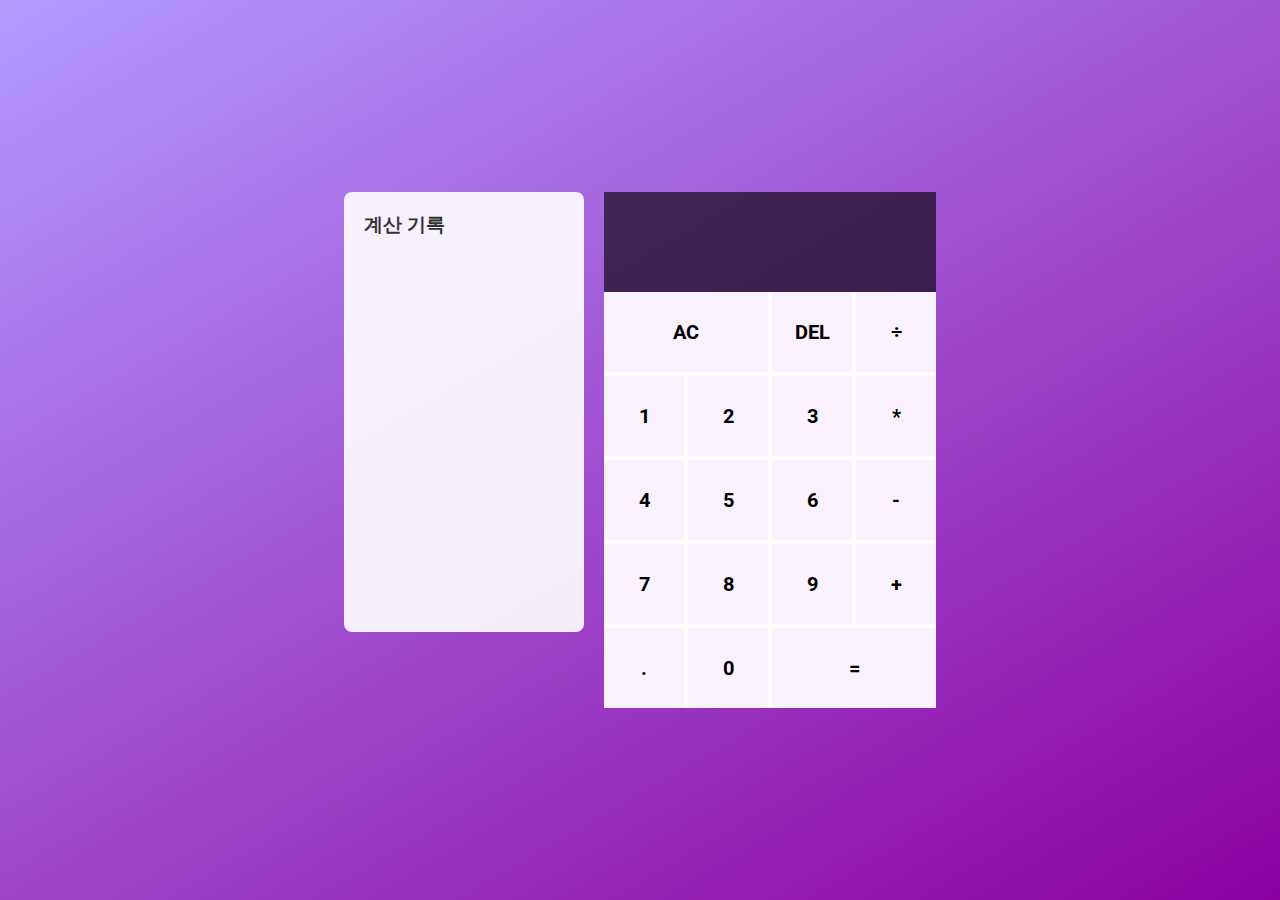
<file: index.html>
<!DOCTYPE html>
<html lang="ko">
  <head>
    <meta charset="UTF-8" />
    <meta http-equiv="X-UA-Compatible" content="IE=edge" />
    <meta name="viewport" content="width=device-width, initial-scale=1.0" />
    <link rel="preconnect" href="https://fonts.googleapis.com" />
    <link rel="preconnect" href="https://fonts.gstatic.com" crossorigin />
    <link
      href="https://fonts.googleapis.com/css2?family=Gothic+A1&family=Montserrat&family=Nanum+Gothic:wght@700&family=Noto+Sans+KR:wght@400;500;700;900&family=Roboto&family=Urbanist&display=swap"
      rel="stylesheet"
    />

    <title>계산기앱 만들기 프로젝트 1</title>
    <link rel="stylesheet" href="style.css" />
  </head>
  <body>
    <div class="container">
      <div class="wrapper">
        <div class="history-panel">
          <h3>계산 기록</h3>
          <div data-history-list class="history-list"></div>
        </div>
        <div class="cal">
          <div class="cal-header">
            <div data-previous-preview class="cal-previous-preview"></div>
            <div data-current-preview class="cal-current-preview"></div>
          </div>
          <div class="cal-body">
            <div class="cal-space">
              <button data-btn-reset class="space-2">AC</button>
              <button data-btn-delete>DEL</button>
              <button data-btn-divide data-btn-operation>÷</button>
            </div>
            <div class="cal-space">
              <button data-btn-number>1</button>
              <button data-btn-number>2</button>
              <button data-btn-number>3</button>
              <button data-btn-multiply data-btn-operation>*</button>
            </div>
            <div class="cal-space">
              <button data-btn-number>4</button>
              <button data-btn-number>5</button>
              <button data-btn-number>6</button>
              <button data-btn-minus data-btn-operation>-</button>
            </div>
            <div class="cal-space">
              <button data-btn-number>7</button>
              <button data-btn-number>8</button>
              <button data-btn-number>9</button>
              <button data-btn-plus data-btn-operation>+</button>
            </div>
            <div class="cal-space">
              <button data-btn-number>.</button>
              <button data-btn-number>0</button>
              <button data-btn-eqaul data-btn-operation class="space-2">
                =
              </button>
            </div>
          </div>
        </div>
      </div>
    </div>
    <script src="script.js"></script>
  </body>
</html>
</file>
<file: style.css>
html {
  background: rgb(179, 155, 254);
  background: linear-gradient(
    150deg,
    rgba(179, 155, 254, 1) 0%,
    rgba(140, 0, 161, 1) 100%
  );
}

html,
body {
  padding: 0;
  margin: 0;
  width: 100%;
  height: 100%;
}

* {
  font-family: "Roboto", sans-serif;
}

.container {
  display: flex;
  flex-flow: column;
  align-items: center;
  justify-content: center;
  width: 100%;
  height: 100%;
}

.wrapper {
  display: flex;
  gap: 20px;
}

.cal {
}

.cal .cal-header {
  display: flex;
  flex-flow: column;
  justify-content: center;
  align-items: flex-end;
  padding: 20px;
  height: 60px;
  word-break: break-all;
}

.cal-header {
  text-align: right;
  background-color: rgba(0, 0, 0, 0.62);
  color: white;
}

.cal-body {
  margin-top: -4px;
  background-color: white;
}

.cal-header .cal-previous-preview {
  opacity: 0.7;
  font-size: 14px;
  margin-bottom: 10px;
}

.cal-header .cal-current-preview {
  font-size: 25px;
}

.cal .cal-body .cal-space {
  width: 100%;
  display: flex;
}

.cal-space {
  display: flex;
  width: 100%;
  flex: 4;
  flex-shrink: 0;
  gap: 4px;
  margin-top: 4px;
}

.cal-space > button {
  width: 100%;
  display: flex;
  flex: 1 calc(25% - 4px);
  border: none;
  width: 80px;
  height: 80px;
  align-items: center;
  justify-content: center;
  cursor: pointer;
  background-color: rgb(250 241 255);
  font-size: 20px;
  font-weight: bold;
}

.cal-space .space-2 {
  flex: 2 calc(50% - 4px);
}

@media (min-width: 601px) {
  .cal-space > button:hover {
    background-color: white;
  }
}

@media (max-width: 600px) {
  .wrapper {
    width: 100%;
    height: 100%;
    max-width: 100%;
  }

  .cal {
    height: 100%;
  }

  .cal .cal-header {
    height: 20%;
    padding: 10px;
  }

  .cal .cal-body {
    height: calc(100% - 20% - 10px + 4px);
    display: flex;
    flex-flow: column;
  }

  .cal .cal-space > button {
    width: auto;
    height: auto;
  }
}

.history-panel {
  background-color: rgba(255, 255, 255, 0.9);
  padding: 20px;
  border-radius: 8px;
  min-width: 200px;
  max-height: 400px;
}

.history-panel h3 {
  margin: 0 0 10px 0;
  color: #333;
}

.history-list {
  overflow-y: auto;
  max-height: 350px;
}

.history-list div {
  padding: 8px;
  border-bottom: 1px solid #eee;
  color: #666;
}

@media (max-width: 800px) {
  .wrapper {
    flex-direction: column;
  }

  .history-panel {
    max-height: 200px;
  }
}
</file>
